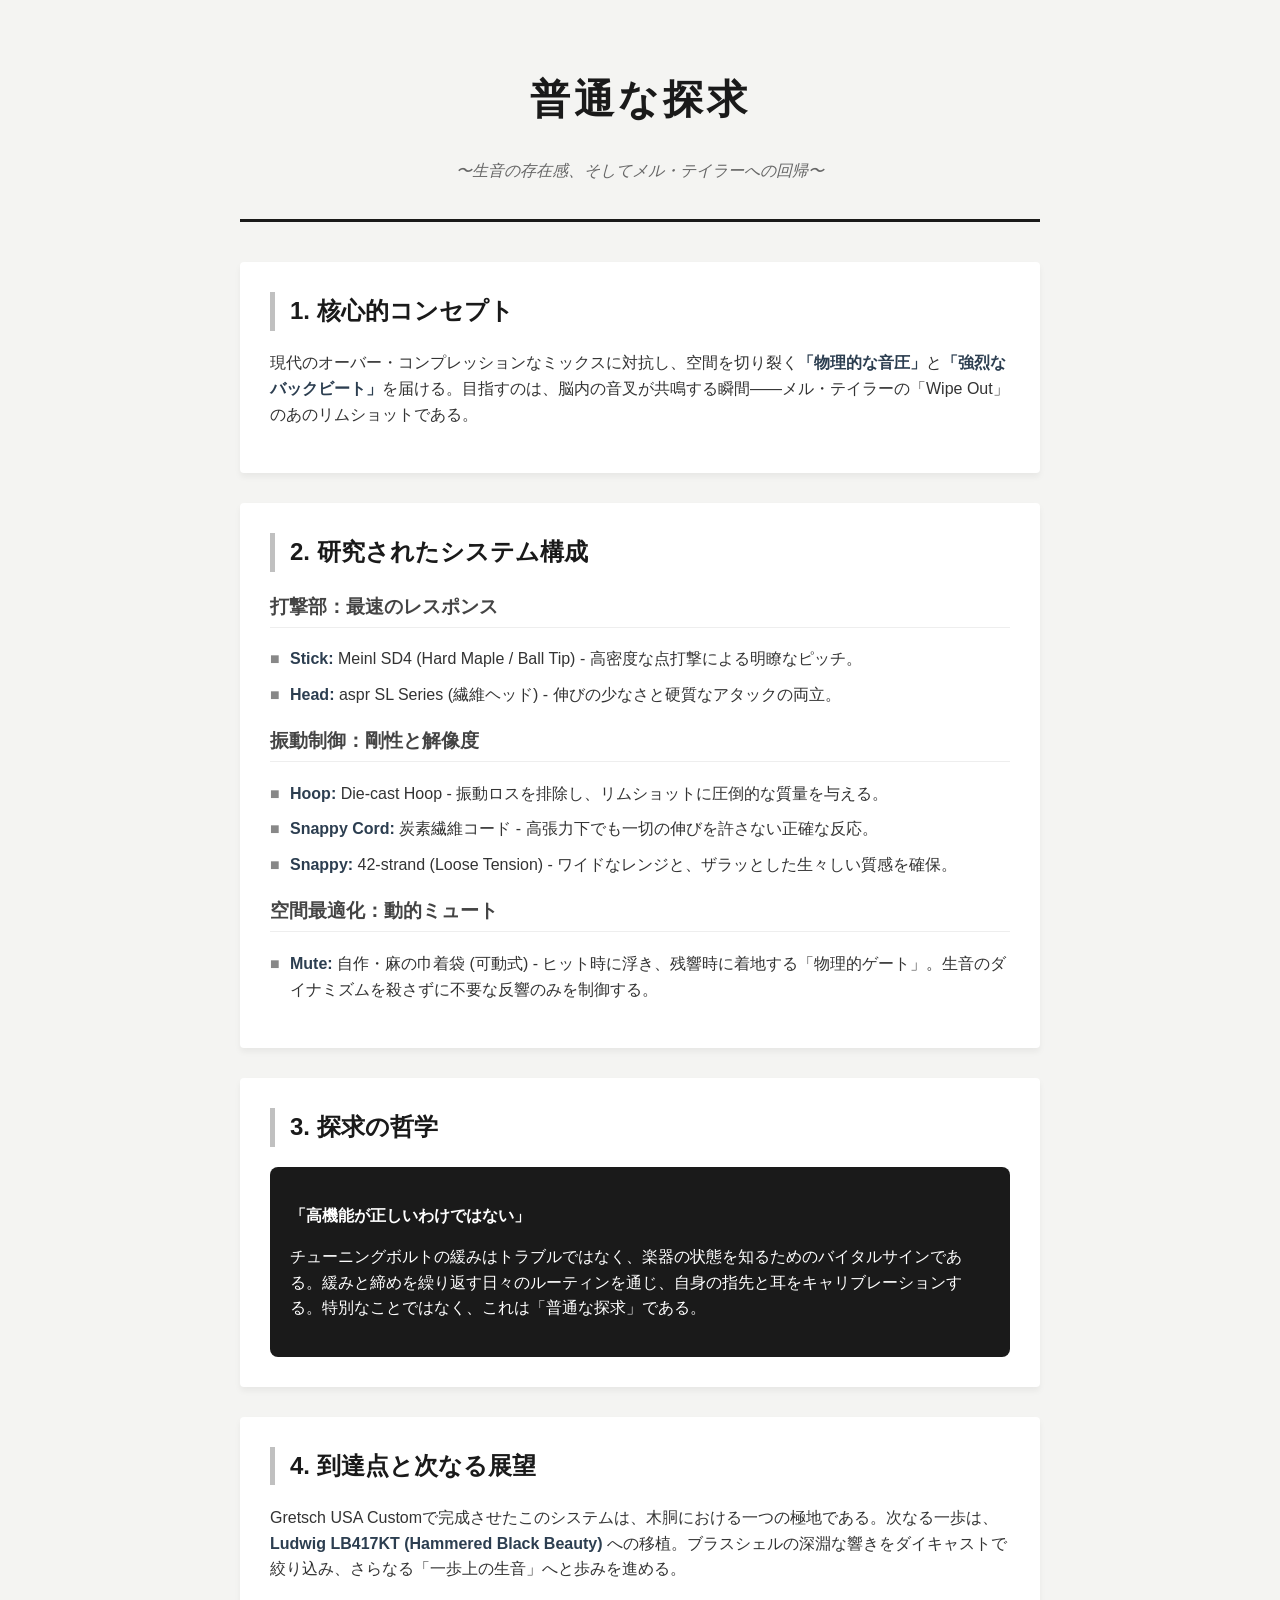
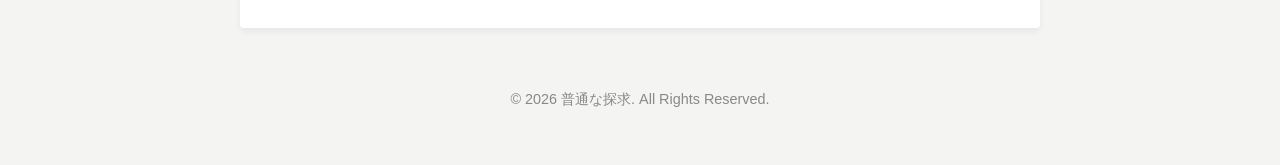
<file: index.html>
<!DOCTYPE html>
<html lang="ja">
<head>
    <meta charset="UTF-8">
    <title>普通な探求 - The Snare Sound Philosophy</title>
    <style>
        body { font-family: "Helvetica Neue", Arial, "Hiragino Kaku Gothic ProN", "Hiragino Sans", sans-serif; line-height: 1.6; color: #333; max-width: 800px; margin: 0 auto; padding: 40px 20px; background-color: #f4f4f2; }
        header { border-bottom: 3px solid #1a1a1a; margin-bottom: 40px; padding-bottom: 20px; text-align: center; }
        h1 { font-size: 2.5em; letter-spacing: 0.1em; color: #1a1a1a; }
        .subtitle { font-style: italic; color: #666; }
        section { background: #fff; padding: 30px; margin-bottom: 30px; box-shadow: 0 4px 6px rgba(0,0,0,0.05); border-radius: 4px; }
        h2 { border-left: 5px solid #c0c0c0; padding-left: 15px; margin-top: 0; color: #1a1a1a; }
        h3 { color: #444; border-bottom: 1px solid #eee; padding-bottom: 5px; }
        ul { list-style: none; padding: 0; }
        li { margin-bottom: 10px; padding-left: 20px; position: relative; }
        li::before { content: "■"; position: absolute; left: 0; color: #888; }
        .highlight { font-weight: bold; color: #2c3e50; }
        .philosophy-card { background: #1a1a1a; color: #fff; padding: 20px; border-radius: 8px; margin-top: 20px; }
        footer { text-align: center; font-size: 0.9em; color: #888; margin-top: 60px; }
    </style>
</head>
<body>

<header>
    <h1>普通な探求</h1>
    <p class="subtitle">〜生音の存在感、そしてメル・テイラーへの回帰〜</p>
</header>

<section>
    <h2>1. 核心的コンセプト</h2>
    <p>現代のオーバー・コンプレッションなミックスに対抗し、空間を切り裂く<span class="highlight">「物理的な音圧」</span>と<span class="highlight">「強烈なバックビート」</span>を届ける。目指すのは、脳内の音叉が共鳴する瞬間——メル・テイラーの「Wipe Out」のあのリムショットである。</p>
</section>

<section>
    <h2>2. 研究されたシステム構成</h2>
    <h3>打撃部：最速のレスポンス</h3>
    <ul>
        <li><span class="highlight">Stick:</span> Meinl SD4 (Hard Maple / Ball Tip) - 高密度な点打撃による明瞭なピッチ。</li>
        <li><span class="highlight">Head:</span> aspr SL Series (繊維ヘッド) - 伸びの少なさと硬質なアタックの両立。</li>
    </ul>

    <h3>振動制御：剛性と解像度</h3>
    <ul>
        <li><span class="highlight">Hoop:</span> Die-cast Hoop - 振動ロスを排除し、リムショットに圧倒的な質量を与える。</li>
        <li><span class="highlight">Snappy Cord:</span> 炭素繊維コード - 高張力下でも一切の伸びを許さない正確な反応。</li>
        <li><span class="highlight">Snappy:</span> 42-strand (Loose Tension) - ワイドなレンジと、ザラッとした生々しい質感を確保。</li>
    </ul>

    <h3>空間最適化：動的ミュート</h3>
    <ul>
        <li><span class="highlight">Mute:</span> 自作・麻の巾着袋 (可動式) - ヒット時に浮き、残響時に着地する「物理的ゲート」。生音のダイナミズムを殺さずに不要な反響のみを制御する。</li>
    </ul>
</section>

<section>
    <h2>3. 探求の哲学</h2>
    <div class="philosophy-card">
        <p><strong>「高機能が正しいわけではない」</strong></p>
        <p>チューニングボルトの緩みはトラブルではなく、楽器の状態を知るためのバイタルサインである。緩みと締めを繰り返す日々のルーティンを通じ、自身の指先と耳をキャリブレーションする。特別なことではなく、これは「普通な探求」である。</p>
    </div>
</section>

<section>
    <h2>4. 到達点と次なる展望</h2>
    <p>Gretsch USA Customで完成させたこのシステムは、木胴における一つの極地である。次なる一歩は、<span class="highlight">Ludwig LB417KT (Hammered Black Beauty)</span> への移植。ブラスシェルの深淵な響きをダイキャストで絞り込み、さらなる「一歩上の生音」へと歩みを進める。</p>
</section>

<footer>
    <p>&copy; 2026 普通な探求. All Rights Reserved.</p>
</footer>

</body>
</html>
</file>
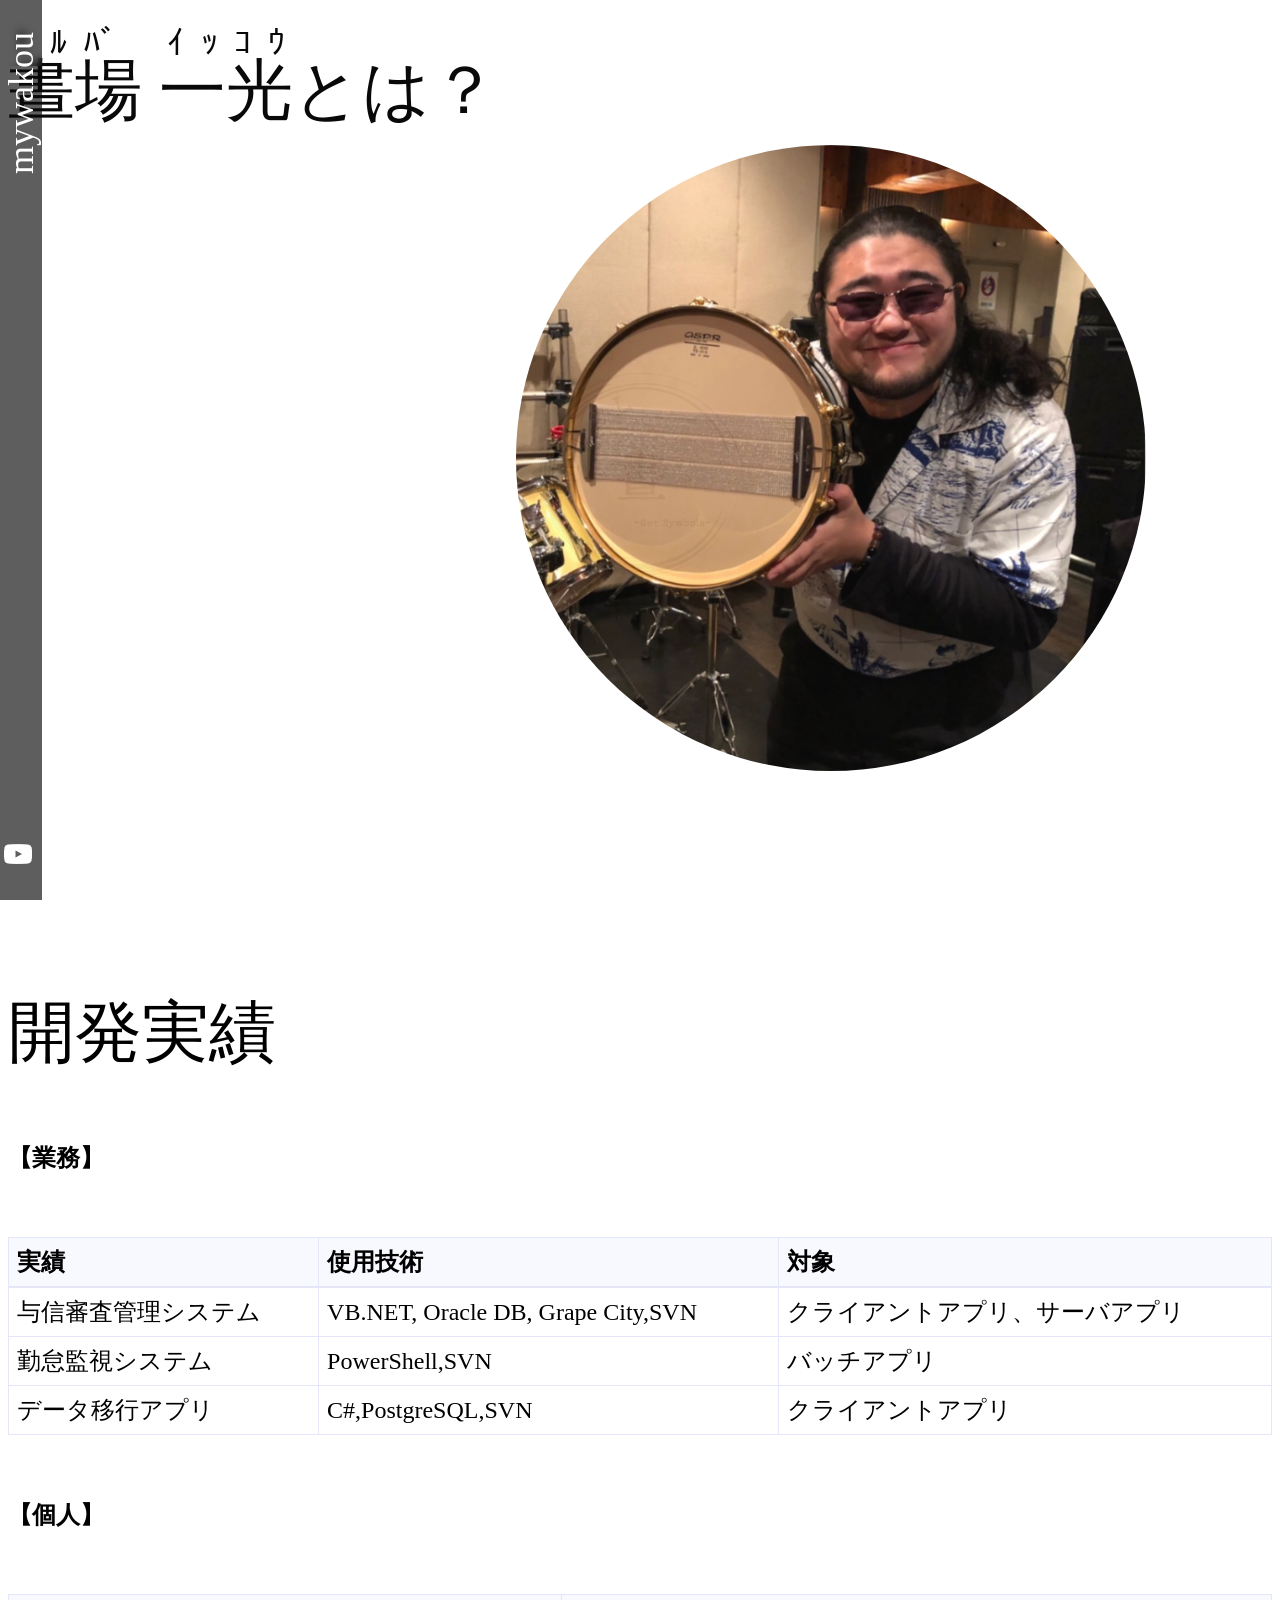
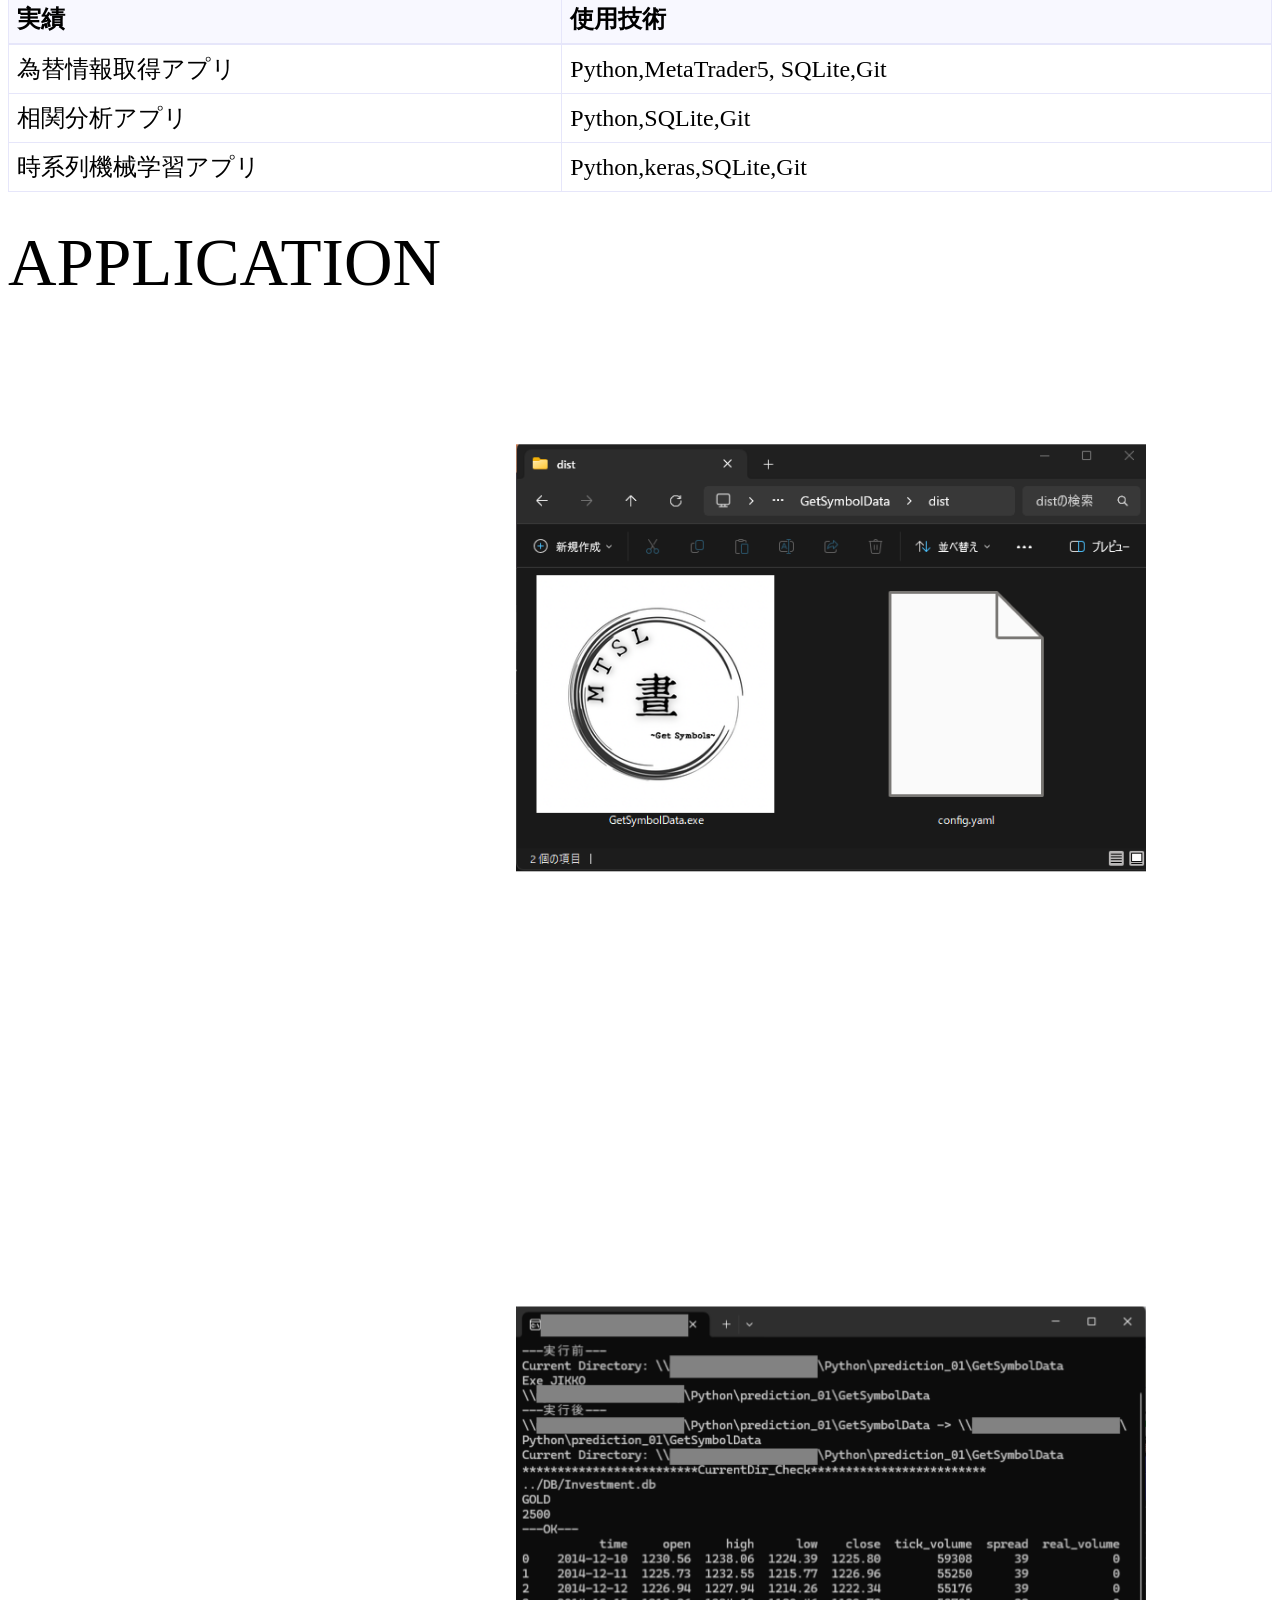
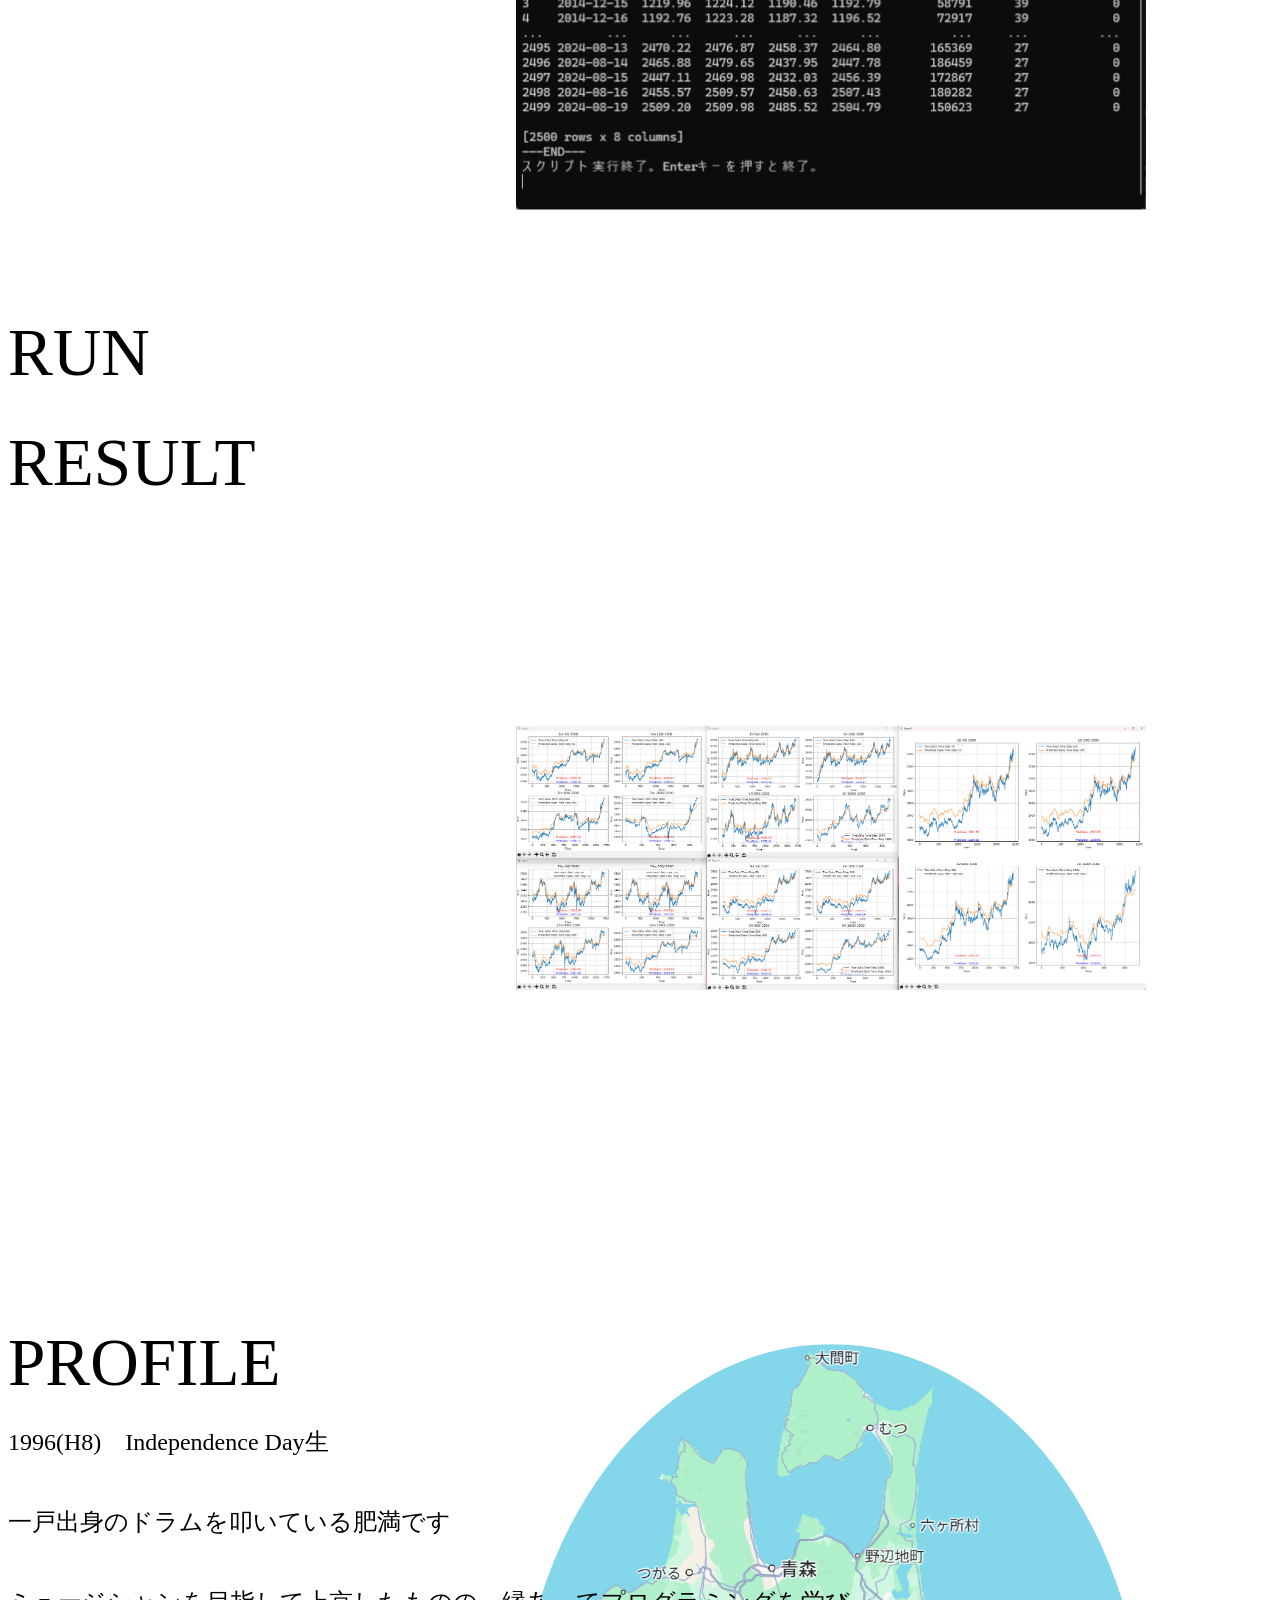
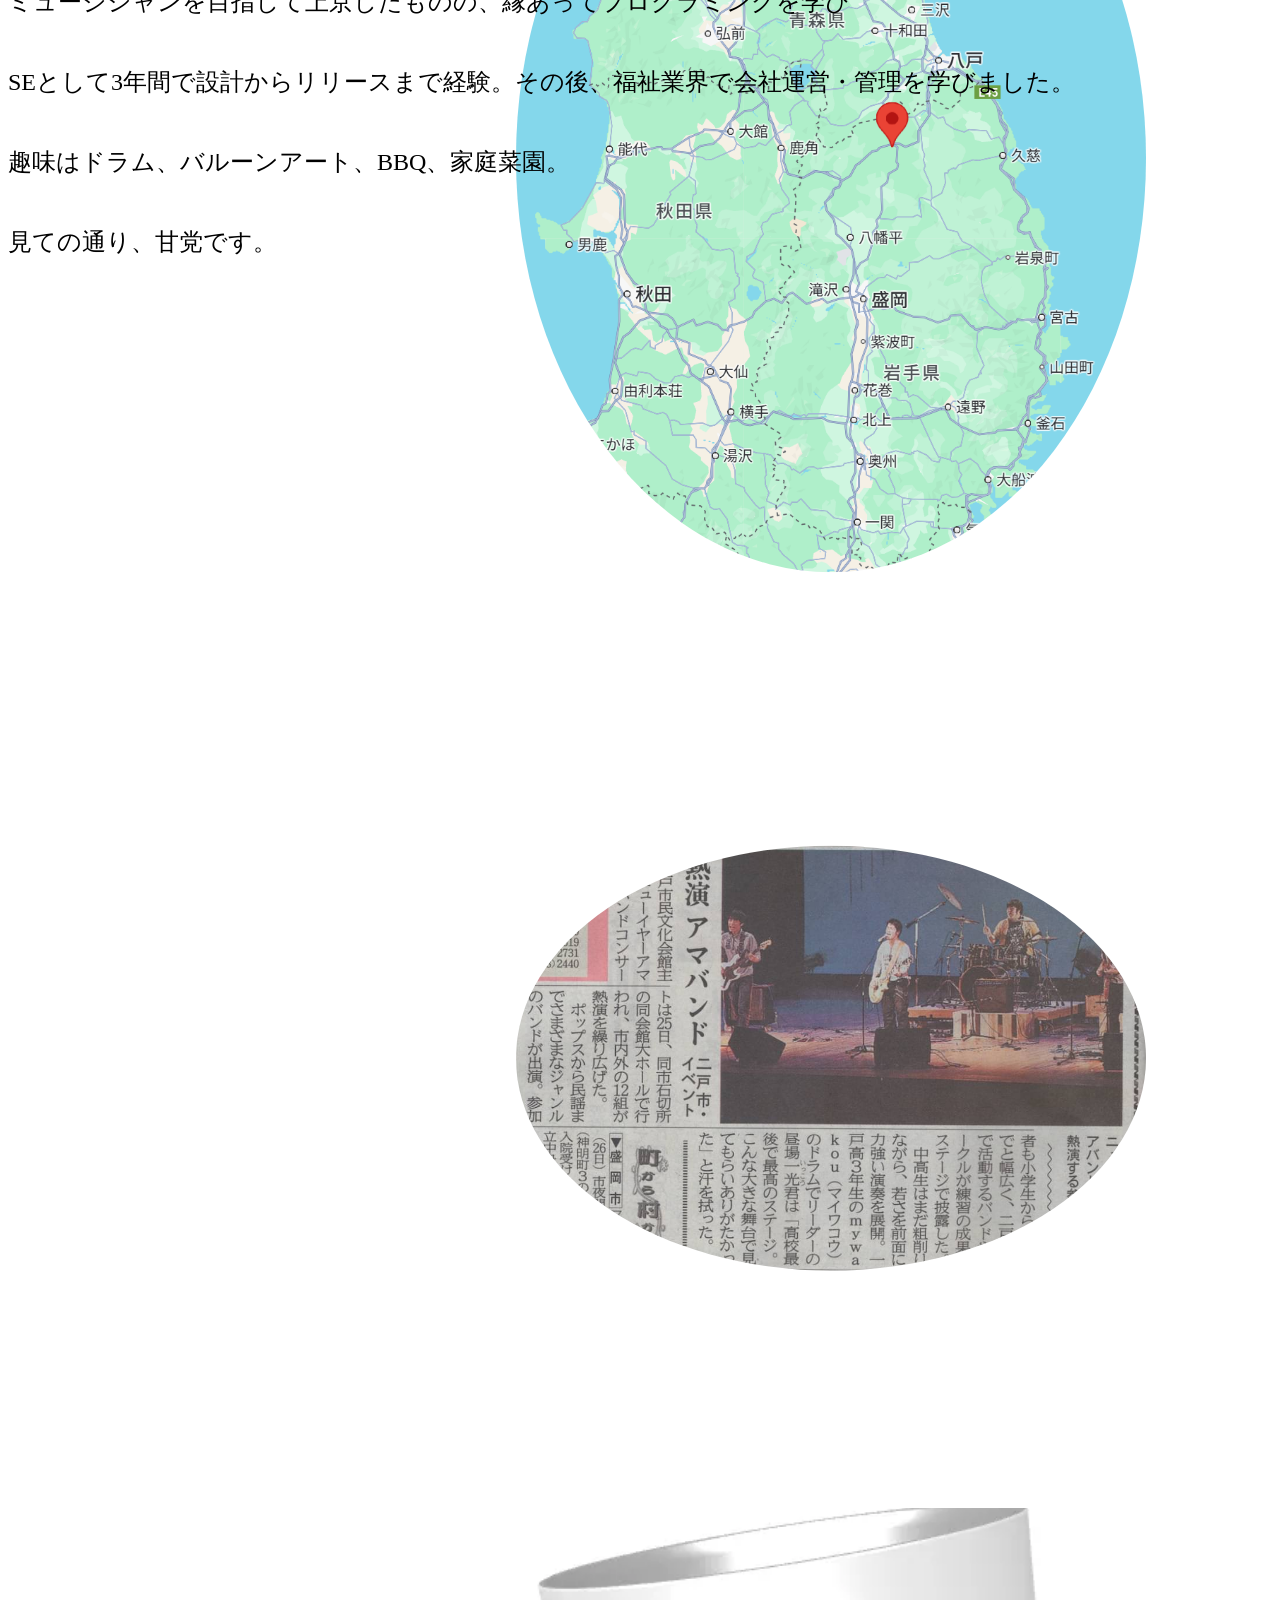
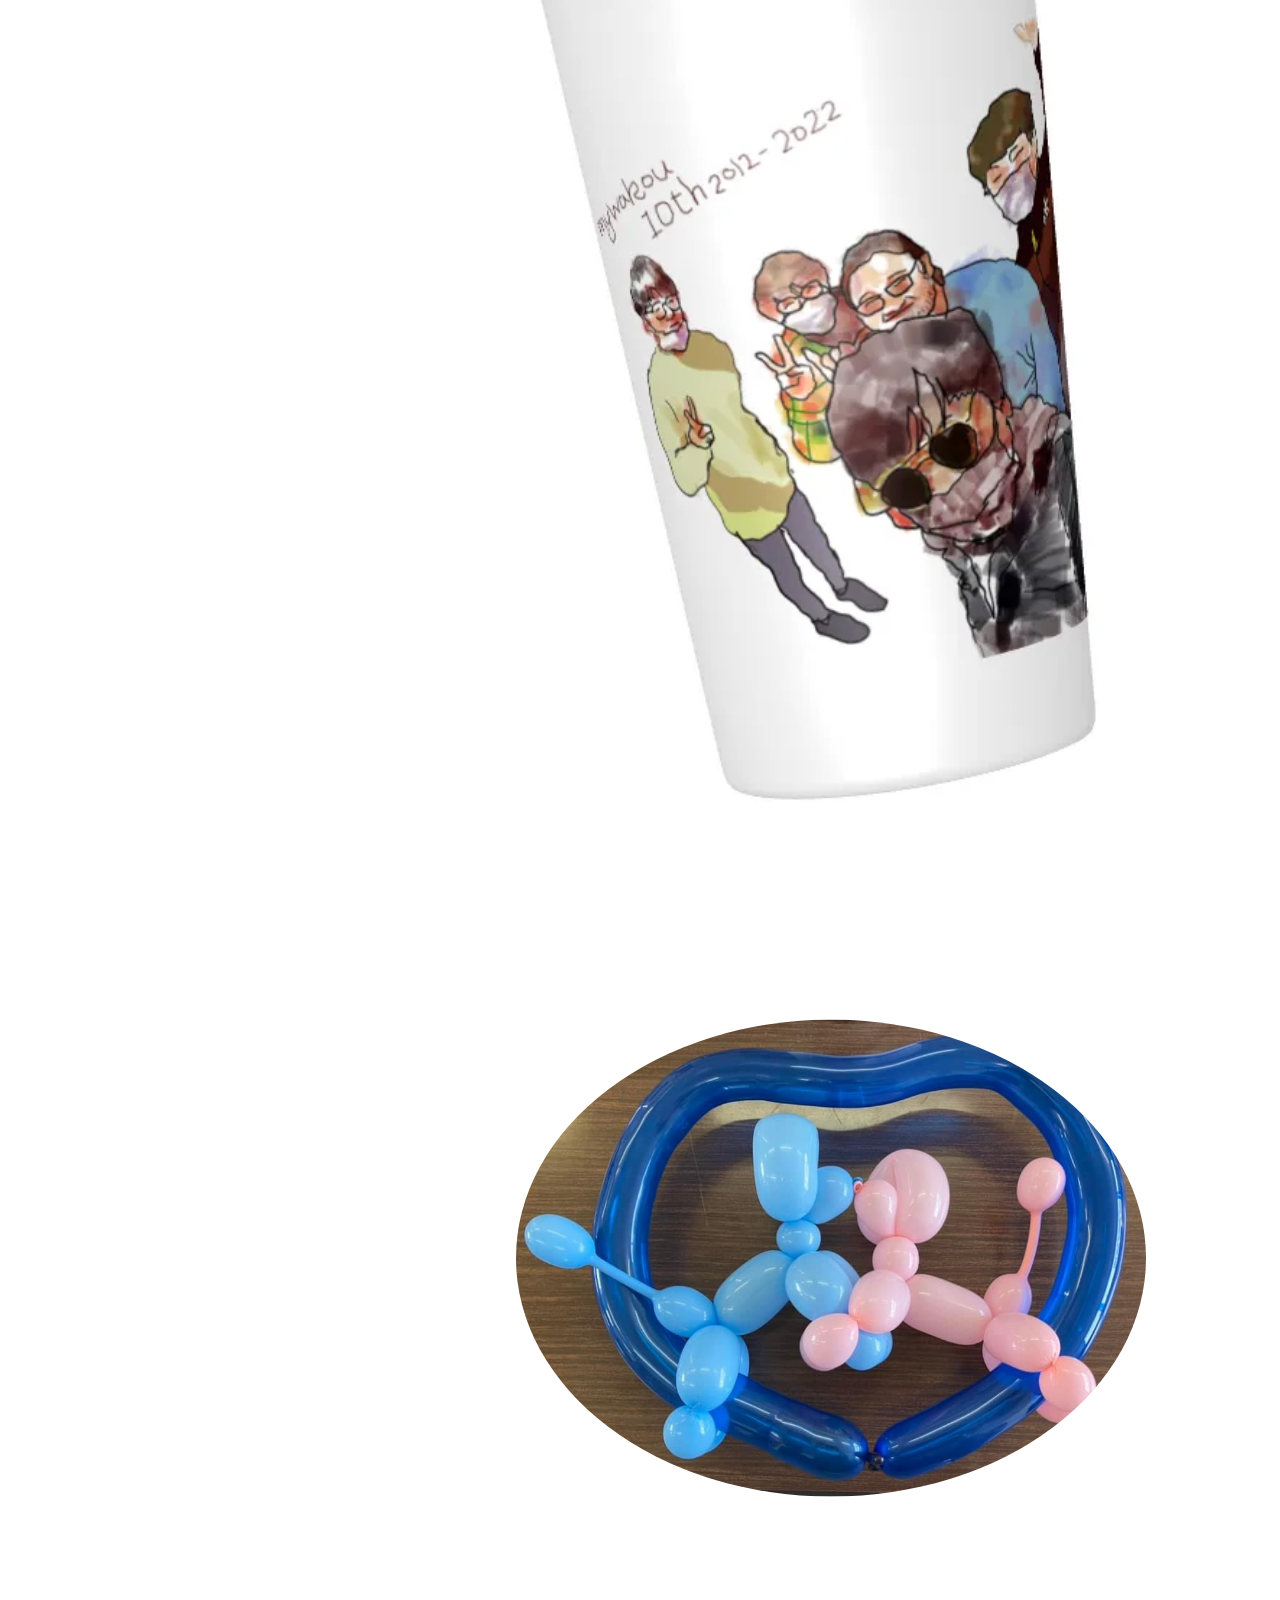
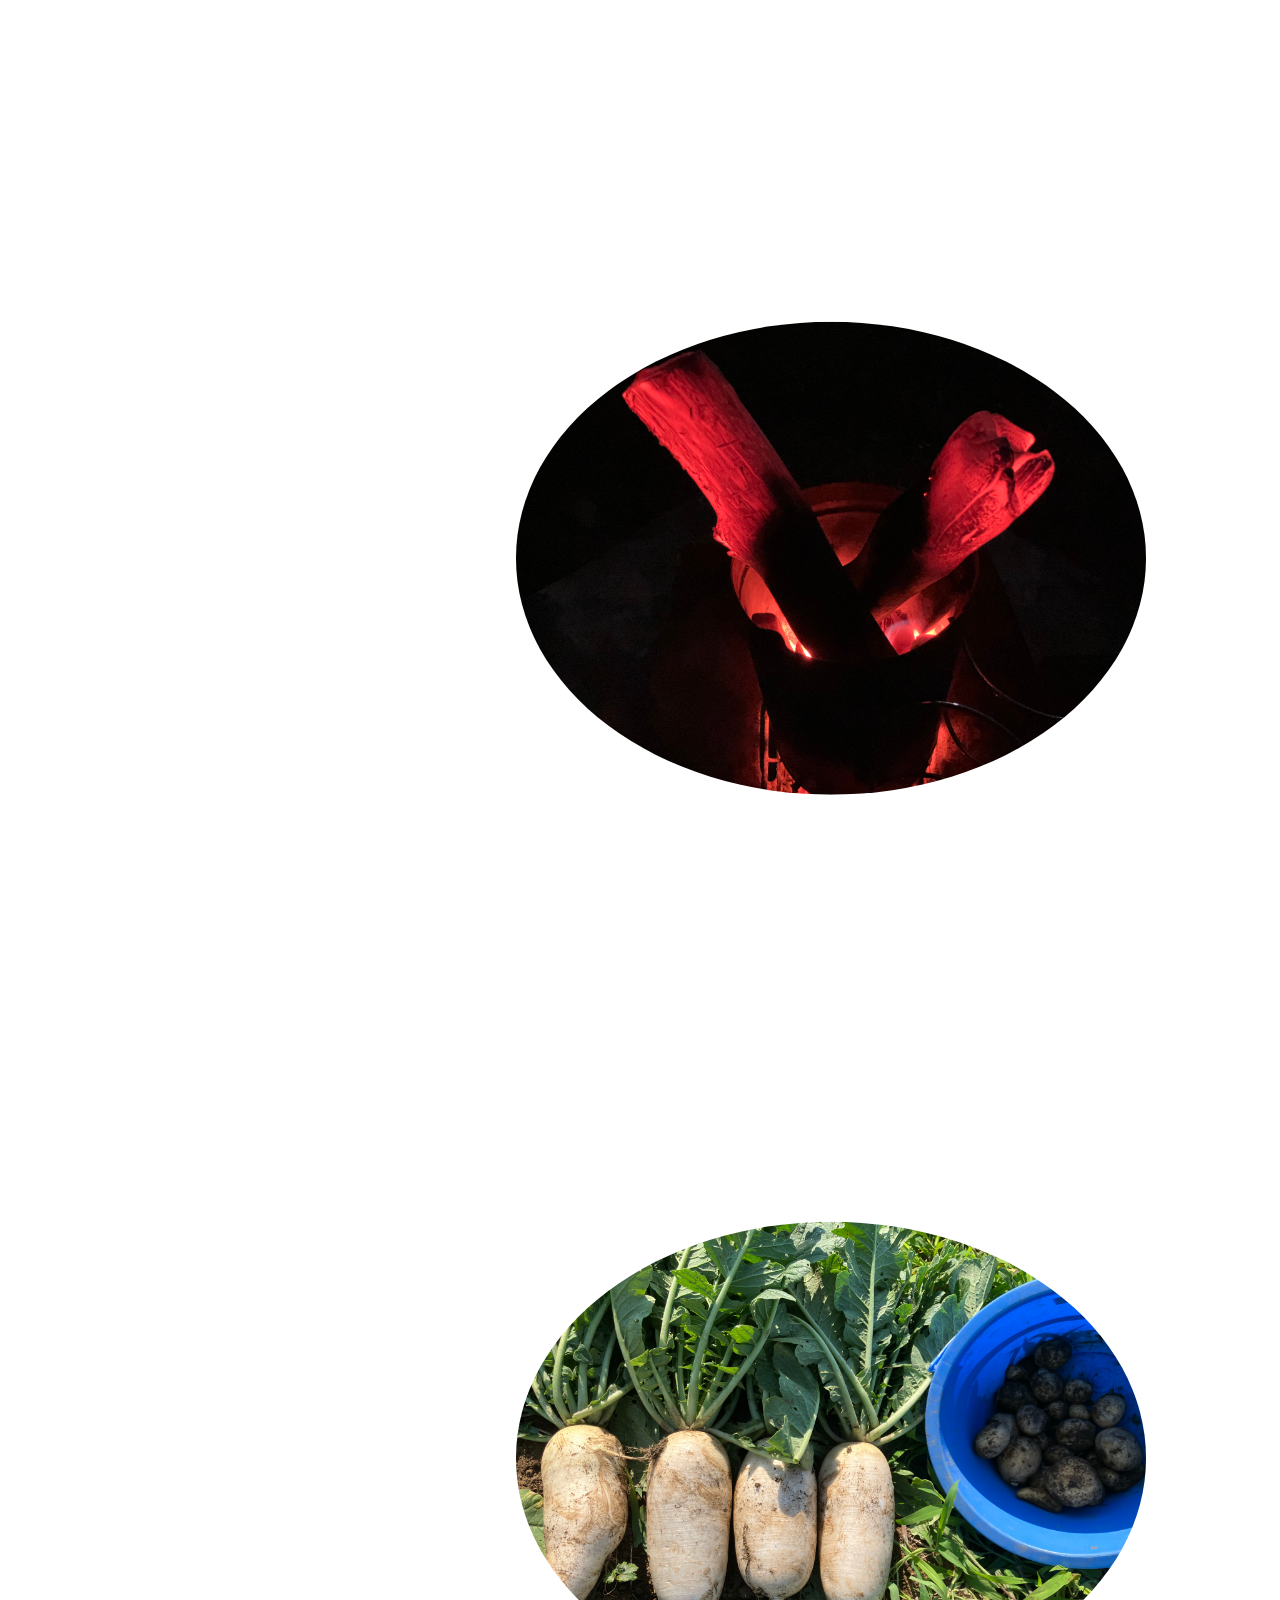
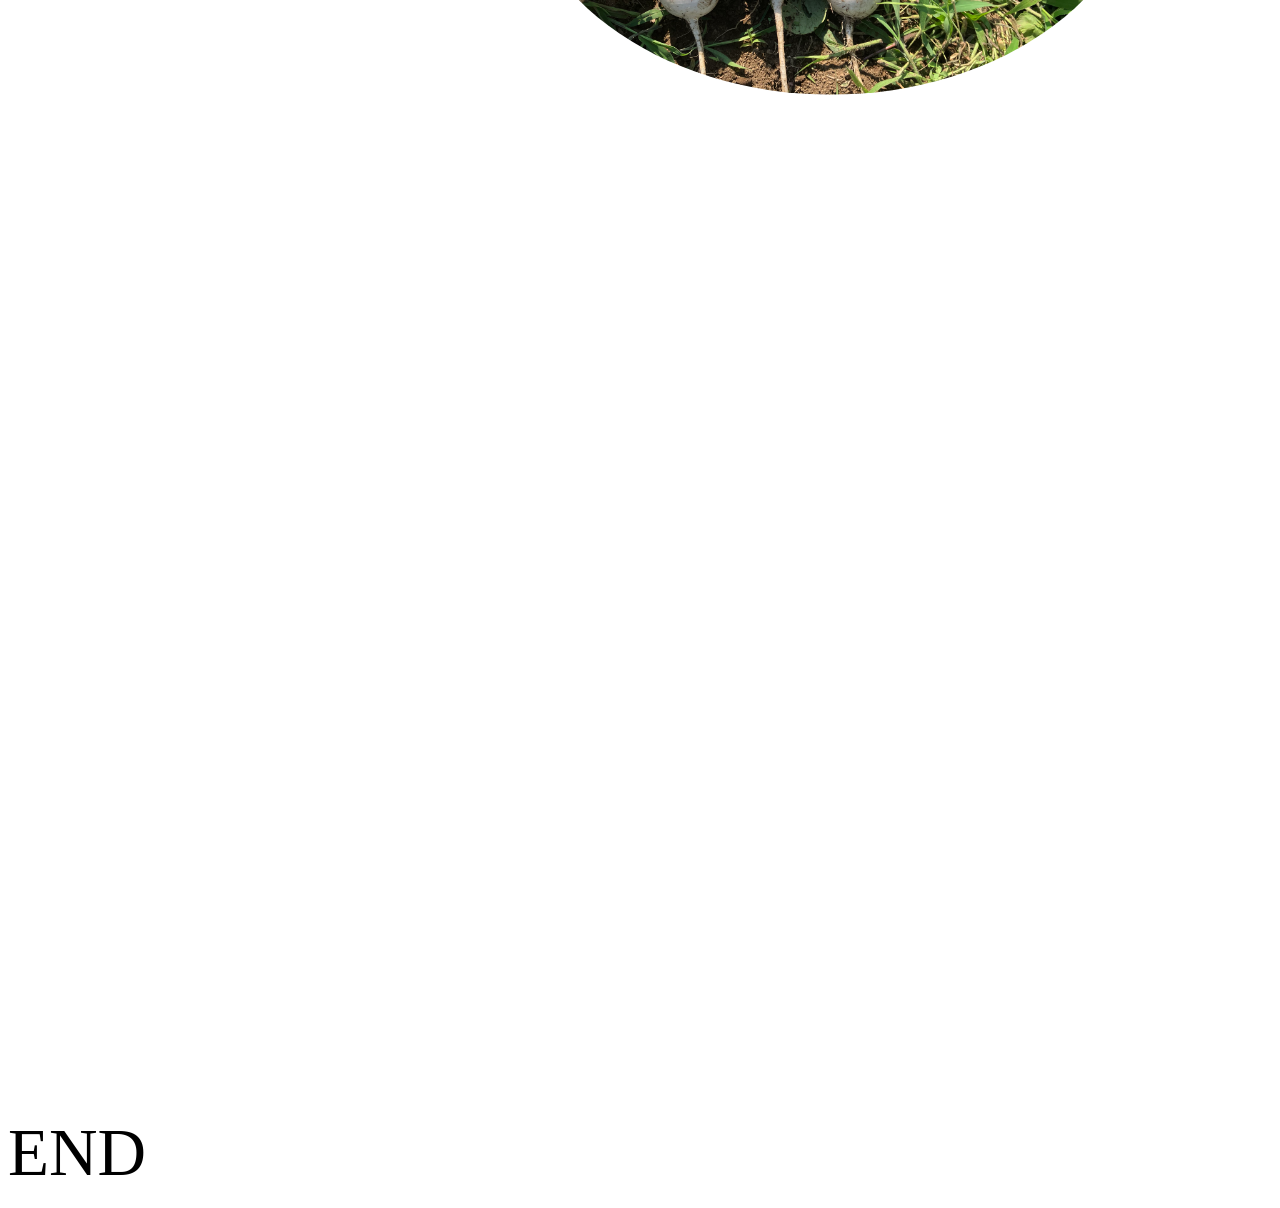
<file: _index.html>
<!DOCTYPE html>
<html data-theme="dark">

<head>
    <meta charset="UTF-8">
    <meta name="viewport" content="width=device-width, initial-scale=1.0">
    <title>晝場ポートフォリオ</title>
    <link rel="stylesheet" href="css/style.css">
    <script src="https://code.jquery.com/jquery-3.7.1.min.js"></script>
</head>

<body>
    <nav>
        <h1>mywakou</h1>
        <a href="https://www.youtube.com/@mywakou">
            <svg role="img" viewBox="0 0 24 24" xmlns="http://www.w3.org/2000/svg">
                <title>YouTube</title>
                <path
                    d="M23.498 6.186a2.99 2.99 0 00-2.106-2.106C19.78 3.5 12 3.5 12 3.5s-7.78 0-9.392.58a2.99 2.99 0 00-2.106 2.106C0 7.798 0 12 0 12s0 4.202.502 5.814a2.99 2.99 0 002.106 2.106C4.22 20.5 12 20.5 12 20.5s7.78 0 9.392-.58a2.99 2.99 0 002.106-2.106C24 16.202 24 12 24 12s0-4.202-.502-5.814zM9.75 15.02V8.98L15.5 12l-5.75 3.02z" />
            </svg>
        </a>
    </nav>
    <main>
        <ul>
            <li>
                <h2><ruby>晝場<rt>ﾋﾙﾊﾞ</rt></ruby> <ruby>一光<rt>ｲｯｺｳ</rt></ruby>とは？</h2>
                <img class="rounded" src="image/hiruba_main.png" alt="">
            </li>
            <li>
                <h2>開発実績</h2>
                <strong>【業務】</strong>
                <table class="rounded-table">
                    <thead>
                        <tr>
                            <th>実績</th>
                            <th>使用技術</th>
                            <th>対象</th>
                        </tr>
                    </thead>
                    <tbody>
                        <tr>
                            <td>与信審査管理システム</td>
                            <td>VB.NET, Oracle DB, Grape City,SVN</td>
                            <td>クライアントアプリ、サーバアプリ</td>
                        </tr>
                        <tr>
                            <td>勤怠監視システム</td>
                            <td>PowerShell,SVN</td>
                            <td>バッチアプリ</td>
                        </tr>
                        <tr>
                            <td>データ移行アプリ</td>
                            <td>C#,PostgreSQL,SVN</td>
                            <td>クライアントアプリ</td>
                        </tr>
                    </tbody>
                </table>
                <strong>【個人】</strong>
                <table class="rounded-table">
                    <thead>
                        <tr>
                            <th>実績</th>
                            <th>使用技術</th>
                        </tr>
                    </thead>
                    <tbody>
                        <tr>
                            <td>為替情報取得アプリ</td>
                            <td>Python,MetaTrader5, SQLite,Git</td>
                        </tr>
                        <tr>
                            <td>相関分析アプリ</td>
                            <td>Python,SQLite,Git</td>
                        </tr>
                        <tr>
                            <td>時系列機械学習アプリ</td>
                            <td>Python,keras,SQLite,Git</td>
                        </tr>
                    </tbody>
                </table>
            </li>
            <li>
                <h2>Application</h2>
                <img src="image/icon.png" alt="">
            </li>
            <li>
                <h2>Run</h2>
                <img src="image/consol.png" alt="">
            </li>
            <li>
                <h2>Result</h2>
                <img src="image/スクリーンショット 2024-08-20 013042.png" alt="">
            </li>
            <li>
                <h2>Profile</h2>
                <p>1996(H8)　Independence Day生</p>
                <p>一戸出身のドラムを叩いている肥満です</p>
                <p>ミュージシャンを目指して上京したものの、縁あってプログラミングを学び</p>
                <p>SEとして3年間で設計からリリースまで経験。その後、福祉業界で会社運営・管理を学びました。</p>
                <p>趣味はドラム、バルーンアート、BBQ、家庭菜園。 </p>
                <p>見ての通り、甘党です。</p>
                <img class="rounded" src="image/ichinohe.png" alt="">
                <br>
                <br>
                <br>
                <br>
                <br>
                <br>
                <br>
                <br>
                <br>
                <br>
                <br>
                <br>
                <br>
                <br>
                <br>
                <br>
                <br>
                <br>
                <br>

            <li><img class="rounded" src="image/band.jpeg" alt=""></li>
            <li><img src="image/cup.png" alt=""></li>
            <li><img class="rounded" src="image/barun.jpeg" alt=""></li>
            <li><img class="rounded" src="image/sumi.jpeg" alt=""></li>
            <li><img class="rounded" src="image/yasai.jpeg" alt=""></li>
            </li>
            <li>
                <h2>END</h2>
            </li>
        </ul>
    </main>
    <!-- フッターここまで -->
    <div class="start">
        <p><img class="center-image rotate" src="image/IMG_0540.ico" alt=""></p>
    </div>
    <!-- スクリプトはここに配置 -->
    <script>
        $(function () {
            // 0.5秒後にロゴをフェードイン、2秒後に背景をフェードアウト
            $('.start p').delay(200).fadeIn(1600).parent().delay(2000).fadeOut(1000);
        });
    </script>

</body>

</html>
</file>
<file: css/style.css>
* {
    box-sizing: border-box;
}

body {
    display: grid;
    place-items: center;
    min-height: 100vh;
    overflow-y: hidden;
    font-size: 1.5rem;
    overflow-x: hidden;
    /* 横スクロールを無効化 */
}

main {
    height: 100vh;
}

ul {
    display: flex;
    list-style-type: none;
    padding: 0;
    margin: 0 auto;
    /* 中央揃え */
    height: 100%;
    flex-wrap: wrap;
    /* 必要に応じて折り返し */
    max-width: 100%;
    /* 画面幅を超えない */
}

p {
    font-size: 1.5rem;
    font-weight: 100;
    padding: 0;
}

nav {
    padding: 0 2rem;
    position: fixed;
    width: 100vh;
    color: white;
    background: hsl(0 0% 0% / 0.65);
    backdrop-filter: blur(4px);
    left: 0;
    bottom: 0;
    transform-origin: 0 100%;
    transform: rotate(-90deg) translateY(100%);
    z-index: 2;
}

nav a {
    position: absolute;
    left: 2rem;
    top: 50%;
    translate: 0 -50%;
}

nav svg {
    width: 1.75rem;
    rotate: 90deg;
    fill: white;
}

h1 {
    margin: 0;
    text-transform: lowercase;
    text-align: right;
    font-weight: 100;
}

li {
    width: 100%;
    /* 画面幅に収まるように調整 */
    height: 100%;
    position: relative;
    display: grid;
    align-items: start;
    padding: 1rem 0;
    overflow: hidden;
    max-width: 100%;
    /* 画面幅を超えない */
}

li:nth-of-type(even) {
    align-items: end;
}

img {
    position: absolute;
    right: 10%;
    top: 50%;
    translate: 0% -50%;
    z-index: -1;
    width: 70vmin;
    transform-origin: 300% 50%;
    max-width: 100%;
    /* 画像が画面幅を超えない */
    height: auto;
    /* アスペクト比を維持 */
}

.center-image {
    position: fixed;
    left: 50%;
    top: 50%;
    translate: -50% -50%;
    z-index: 1;
    width: 50vmin;
    transform-origin: center;
}

img.rounded {
    border-radius: 50%;
}

.rounded-table {
    border-collapse: collapse;
    width: 100%;
}

.rounded-table th,
.rounded-table td {
    border: 1px solid #E6E6FA;
    /* 淡い藤色 */
    padding: 8px;
}

.rounded-table th {
    background-color: #F8F8FF;
    /* GhostWhite for better visibility */
}

.rounded-table thead tr {
    border-bottom: 2px solid #E6E6FA;
    /* 淡い藤色 */
}

@media(prefers-reduced-motion: no-preference) {
    li {
        view-timeline: --item;
        view-timeline-axis: inline;
    }

    img {
        animation: fly-by both linear;
        animation-timeline: --item;
    }
}

@keyframes fly-by {
    0% {
        transform: rotate(30deg);
    }

    100% {
        transform: rotate(-30deg);
    }
}

li:nth-of-type(even) img {
    /*   animation-direction: reverse; */
    transform-origin: -300% 50%;
}

h2 {
    font-size: clamp(2rem, 4vw + 1rem, 10rem);
    margin: 0;
    text-transform: uppercase;
    font-weight: 200;
    max-width: 50%;
}

.start {
    background: #ffffff;
    position: absolute;
    top: 0;
    left: 0;
    height: 100%;
    width: 100%;
    z-index: 9000;
}

.start p {
    position: fixed;
    left: 50%;
    top: 50%;
    transform: translate(-50%, -50%);
    display: none;
    z-index: 9999;
    width: 280px;
}

.rotate {
    animation: rotation 15s infinite linear;
}

@keyframes rotation {
    from {
        transform: rotate(0deg);
    }

    to {
        transform: rotate(360deg);
    }
}
</file>
